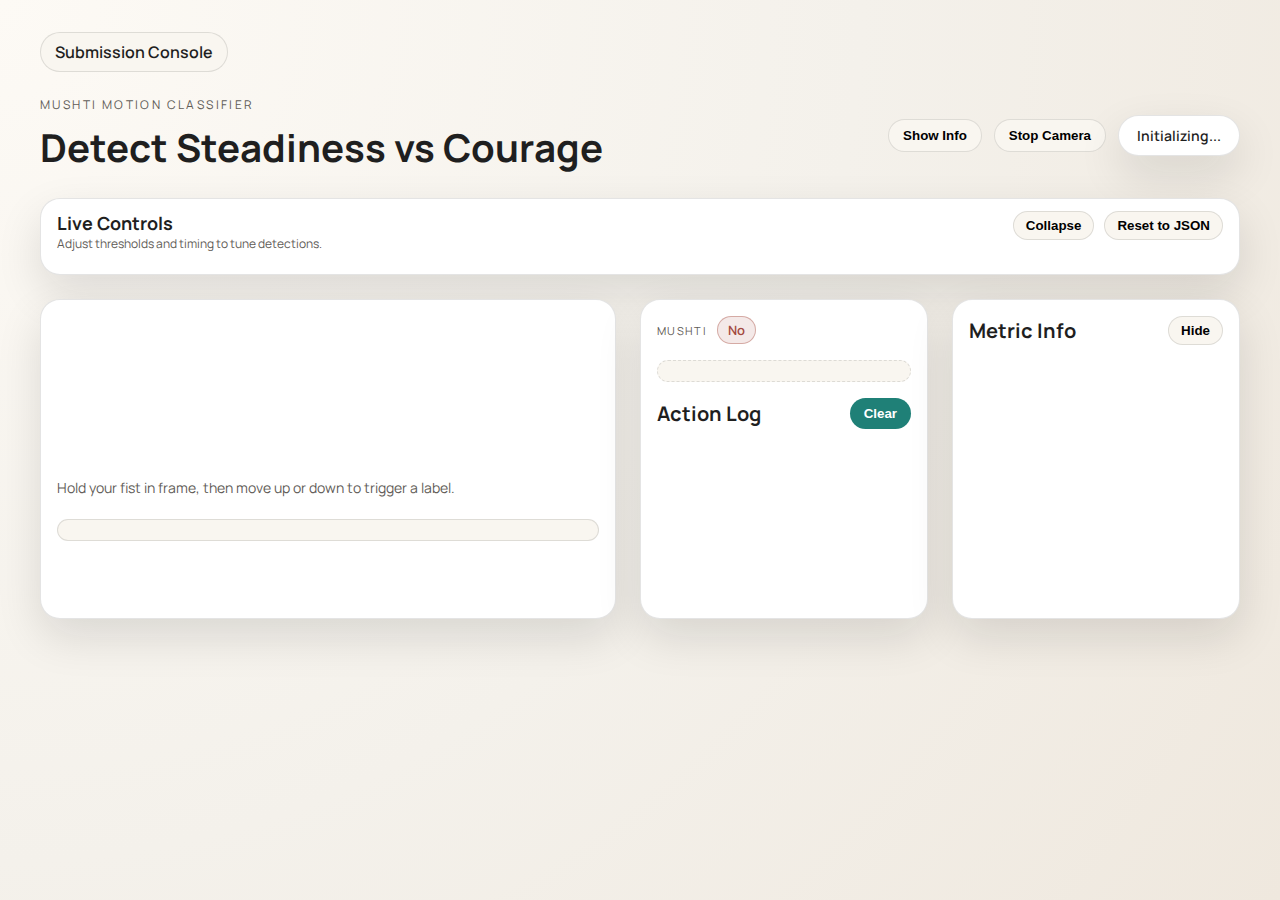
<file: mushti-classifier/index.html>
<!DOCTYPE html>
<html lang="en">
  <head>
    <meta charset="UTF-8" />
    <meta name="viewport" content="width=device-width, initial-scale=1.0" />
    <title>Mushti Motion Classifier</title>
    <link rel="preconnect" href="https://fonts.googleapis.com" />
    <link rel="preconnect" href="https://fonts.gstatic.com" crossorigin />
    <link
      href="https://fonts.googleapis.com/css2?family=Manrope:wght@400;600;700&display=swap"
      rel="stylesheet"
    />
    <link rel="stylesheet" href="style.css" />
  </head>
  <body>
    <main class="page">
      <a class="nav-link" href="submit-app.html">Submission Console</a>
      <header class="header">
        <div>
          <p class="eyebrow">Mushti Motion Classifier</p>
          <h1>Detect Steadiness vs Courage</h1>
        </div>
        <div class="header-actions">
          <button id="info-panel-show" type="button" aria-pressed="false">
            Show Info
          </button>
          <button id="camera-toggle" type="button" aria-pressed="true">
            Stop Camera
          </button>
          <div class="status" id="status">Initializing...</div>
        </div>
      </header>

      <section class="controls-card">
        <div class="controls-header">
          <div>
            <h2>Live Controls</h2>
            <p>Adjust thresholds and timing to tune detections.</p>
          </div>
          <div class="controls-actions">
            <span id="controls-saved" class="controls-saved">Saved</span>
            <button id="controls-toggle" type="button" aria-pressed="true">
              Collapse
            </button>
            <button id="controls-reset" type="button">Reset to JSON</button>
          </div>
        </div>
        <div id="controls" class="controls-grid"></div>
      </section>

      <section class="content">
        <div class="video-card">
          <div class="video-frame">
            <video id="webcam" autoplay playsinline></video>
            <canvas id="overlay"></canvas>
          </div>
          <div class="hint">
            Hold your fist in frame, then move up or down to trigger a label.
          </div>
          <div id="mushti-feedback" class="feedback"></div>
          <div id="grace-timer" class="grace-timer"></div>
        </div>

        <aside class="log-card">
          <div class="indicator-row">
            <div class="indicator">
              <span class="label">Mushti</span>
              <span id="mushti-indicator" class="pill no">No</span>
            </div>
          </div>
          <div id="mushti-metrics" class="metrics"></div>
          <div class="log-header">
            <h2>Action Log</h2>
            <button id="clear-log" type="button">Clear</button>
          </div>
          <div class="log-body" id="action-log"></div>
        </aside>

        <aside class="info-card">
          <div class="info-header">
            <h2>Metric Info</h2>
            <button id="info-panel-toggle" type="button" aria-pressed="true">
              Hide
            </button>
          </div>
          <div id="metrics-info" class="info-list"></div>
        </aside>
      </section>
    </main>

    <script type="module" src="app.js"></script>
  </body>
</html>
</file>
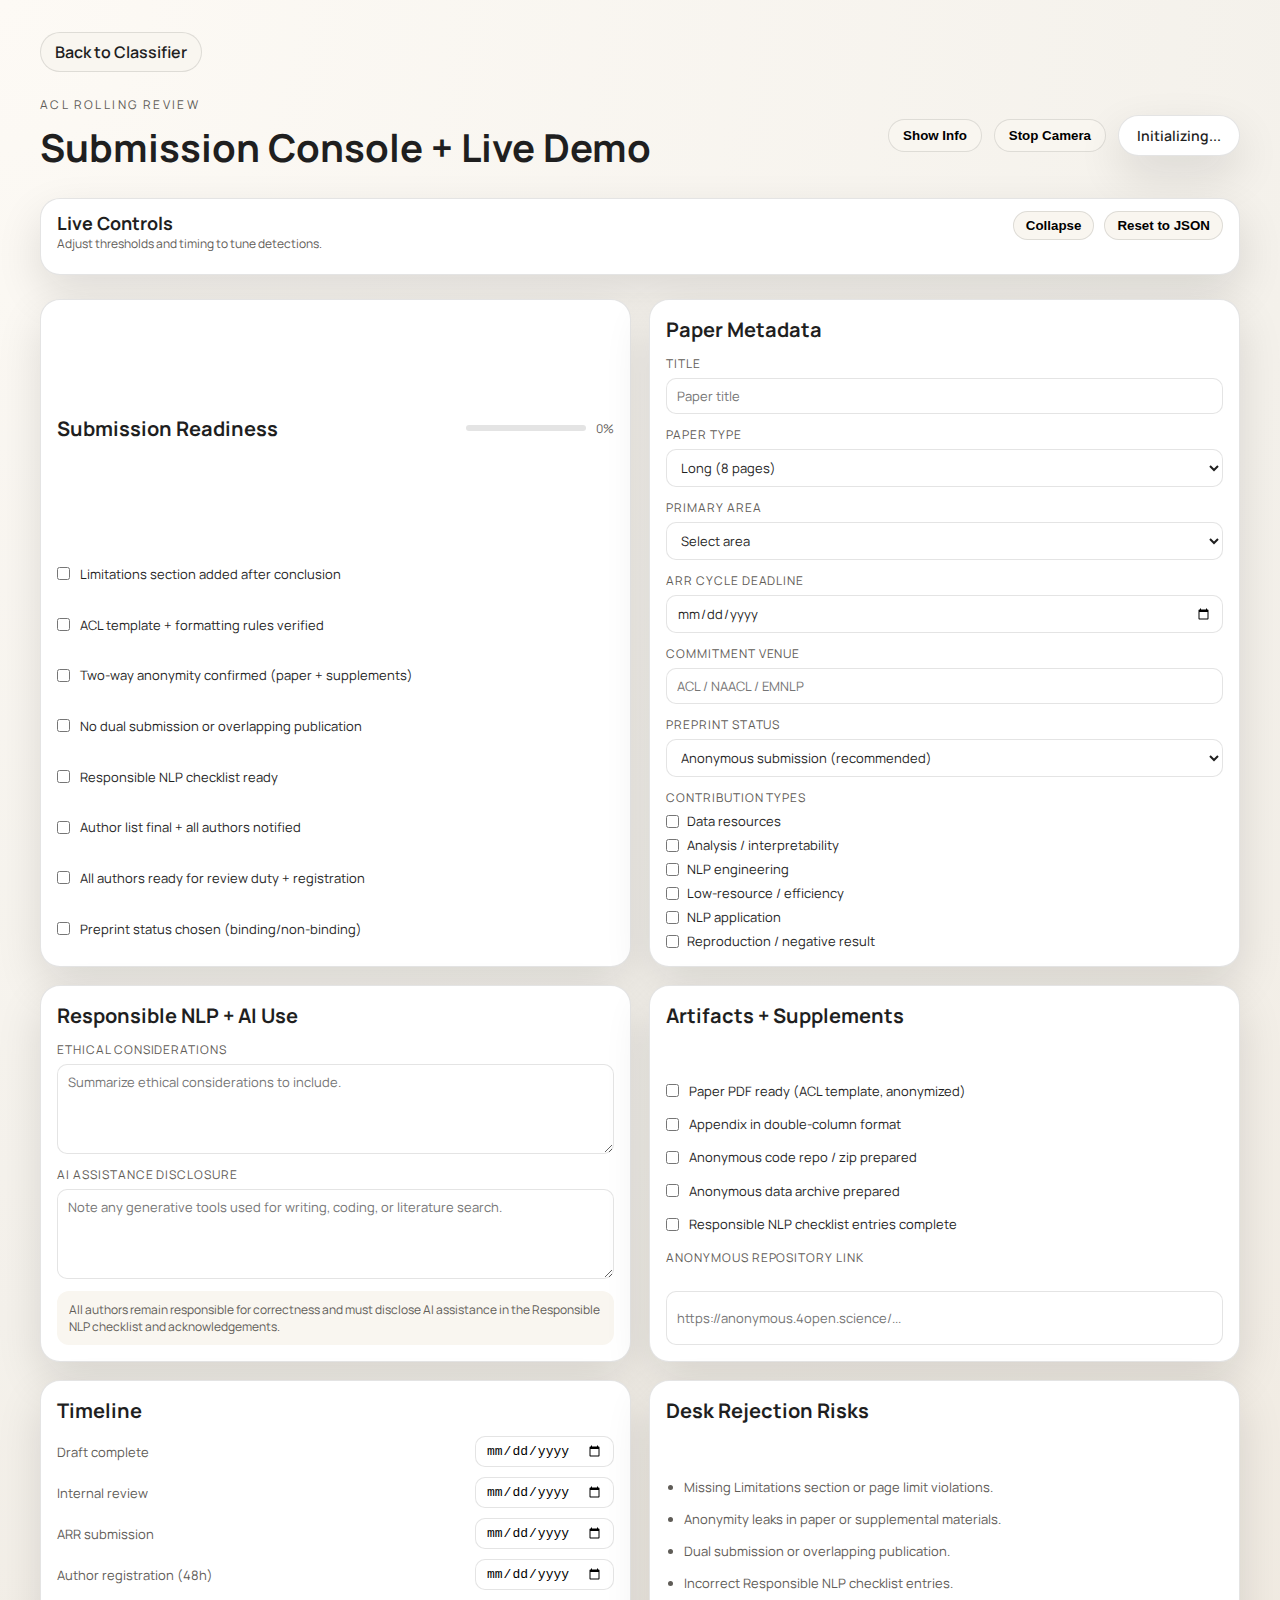
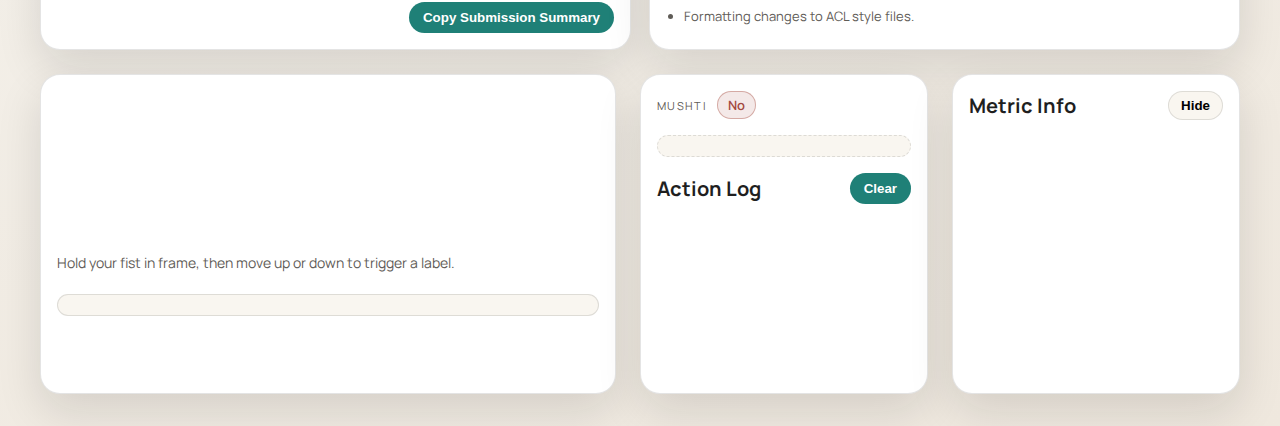
<file: mushti-classifier/submit-app.html>
<!DOCTYPE html>
<html lang="en">
  <head>
    <meta charset="UTF-8" />
    <meta name="viewport" content="width=device-width, initial-scale=1.0" />
    <title>ACL Submission Console</title>
    <link rel="preconnect" href="https://fonts.googleapis.com" />
    <link rel="preconnect" href="https://fonts.gstatic.com" crossorigin />
    <link
      href="https://fonts.googleapis.com/css2?family=Manrope:wght@400;600;700&display=swap"
      rel="stylesheet"
    />
    <link rel="stylesheet" href="style.css" />
  </head>
  <body>
    <main class="page">
      <a class="nav-link" href="index.html">Back to Classifier</a>
      <header class="header">
        <div>
          <p class="eyebrow">ACL Rolling Review</p>
          <h1>Submission Console + Live Demo</h1>
        </div>
        <div class="header-actions">
          <button id="info-panel-show" type="button" aria-pressed="false">
            Show Info
          </button>
          <button id="camera-toggle" type="button" aria-pressed="true">
            Stop Camera
          </button>
          <div class="status" id="status">Initializing...</div>
        </div>
      </header>

      <section class="controls-card">
        <div class="controls-header">
          <div>
            <h2>Live Controls</h2>
            <p>Adjust thresholds and timing to tune detections.</p>
          </div>
          <div class="controls-actions">
            <span id="controls-saved" class="controls-saved">Saved</span>
            <button id="controls-toggle" type="button" aria-pressed="true">
              Collapse
            </button>
            <button id="controls-reset" type="button">Reset to JSON</button>
          </div>
        </div>
        <div id="controls" class="controls-grid"></div>
      </section>

      <section class="submission-grid">
        <article class="submission-card">
          <div class="submission-header">
            <h2>Submission Readiness</h2>
            <div class="progress">
              <div class="progress-track">
                <div id="readiness-progress" class="progress-fill"></div>
              </div>
              <span id="readiness-label" class="progress-label">0%</span>
            </div>
          </div>
          <div class="checklist" data-section="readiness">
            <label class="checklist-item">
              <input type="checkbox" id="chk-limitations" />
              <span>Limitations section added after conclusion</span>
            </label>
            <label class="checklist-item">
              <input type="checkbox" id="chk-template" />
              <span>ACL template + formatting rules verified</span>
            </label>
            <label class="checklist-item">
              <input type="checkbox" id="chk-anonymity" />
              <span>Two-way anonymity confirmed (paper + supplements)</span>
            </label>
            <label class="checklist-item">
              <input type="checkbox" id="chk-dual" />
              <span>No dual submission or overlapping publication</span>
            </label>
            <label class="checklist-item">
              <input type="checkbox" id="chk-responsible" />
              <span>Responsible NLP checklist ready</span>
            </label>
            <label class="checklist-item">
              <input type="checkbox" id="chk-authors" />
              <span>Author list final + all authors notified</span>
            </label>
            <label class="checklist-item">
              <input type="checkbox" id="chk-review" />
              <span>All authors ready for review duty + registration</span>
            </label>
            <label class="checklist-item">
              <input type="checkbox" id="chk-preprint" />
              <span>Preprint status chosen (binding/non-binding)</span>
            </label>
          </div>
        </article>

        <article class="submission-card">
          <h2>Paper Metadata</h2>
          <div class="form-grid">
            <label class="form-field">
              <span>Title</span>
              <input id="meta-title" type="text" placeholder="Paper title" />
            </label>
            <label class="form-field">
              <span>Paper Type</span>
              <select id="meta-type">
                <option value="long">Long (8 pages)</option>
                <option value="short">Short (4 pages)</option>
              </select>
            </label>
            <label class="form-field">
              <span>Primary Area</span>
              <select id="meta-area">
                <option value="">Select area</option>
                <option>Human-centered NLP</option>
                <option>Multimodality</option>
                <option>Machine Learning for NLP</option>
                <option>Interpretability and Analysis of Models for NLP</option>
                <option>NLP Applications</option>
                <option>Resources and Evaluation</option>
                <option>Theme Track</option>
              </select>
            </label>
            <label class="form-field">
              <span>ARR Cycle Deadline</span>
              <input id="meta-deadline" type="date" />
            </label>
            <label class="form-field">
              <span>Commitment Venue</span>
              <input id="meta-venue" type="text" placeholder="ACL / NAACL / EMNLP" />
            </label>
            <label class="form-field">
              <span>Preprint Status</span>
              <select id="meta-preprint">
                <option value="anonymous">Anonymous submission (recommended)</option>
                <option value="nonbinding">Non-binding preprint allowed</option>
                <option value="binding">Binding non-preprint (no posting)</option>
              </select>
            </label>
          </div>
          <div class="tag-group">
            <span>Contribution Types</span>
            <label><input type="checkbox" id="contrib-resource" /> Data resources</label>
            <label><input type="checkbox" id="contrib-analysis" /> Analysis / interpretability</label>
            <label><input type="checkbox" id="contrib-engineering" /> NLP engineering</label>
            <label><input type="checkbox" id="contrib-lowresource" /> Low-resource / efficiency</label>
            <label><input type="checkbox" id="contrib-application" /> NLP application</label>
            <label><input type="checkbox" id="contrib-reproduction" /> Reproduction / negative result</label>
          </div>
        </article>

        <article class="submission-card">
          <h2>Responsible NLP + AI Use</h2>
          <div class="form-grid">
            <label class="form-field">
              <span>Ethical Considerations</span>
              <textarea
                id="meta-ethics"
                placeholder="Summarize ethical considerations to include."
              ></textarea>
            </label>
            <label class="form-field">
              <span>AI Assistance Disclosure</span>
              <textarea
                id="meta-ai"
                placeholder="Note any generative tools used for writing, coding, or literature search."
              ></textarea>
            </label>
          </div>
          <div class="callout">
            All authors remain responsible for correctness and must disclose AI assistance in the Responsible NLP checklist and acknowledgements.
          </div>
        </article>

        <article class="submission-card">
          <h2>Artifacts + Supplements</h2>
          <div class="checklist" data-section="artifacts">
            <label class="checklist-item">
              <input type="checkbox" id="art-paper" />
              <span>Paper PDF ready (ACL template, anonymized)</span>
            </label>
            <label class="checklist-item">
              <input type="checkbox" id="art-appendix" />
              <span>Appendix in double-column format</span>
            </label>
            <label class="checklist-item">
              <input type="checkbox" id="art-code" />
              <span>Anonymous code repo / zip prepared</span>
            </label>
            <label class="checklist-item">
              <input type="checkbox" id="art-data" />
              <span>Anonymous data archive prepared</span>
            </label>
            <label class="checklist-item">
              <input type="checkbox" id="art-checklist" />
              <span>Responsible NLP checklist entries complete</span>
            </label>
          </div>
          <label class="form-field">
            <span>Anonymous Repository Link</span>
            <input id="meta-repo" type="text" placeholder="https://anonymous.4open.science/..." />
          </label>
        </article>

        <article class="submission-card">
          <h2>Timeline</h2>
          <div class="timeline">
            <label>
              Draft complete
              <input id="timeline-draft" type="date" />
            </label>
            <label>
              Internal review
              <input id="timeline-review" type="date" />
            </label>
            <label>
              ARR submission
              <input id="timeline-submit" type="date" />
            </label>
            <label>
              Author registration (48h)
              <input id="timeline-register" type="date" />
            </label>
          </div>
          <div class="actions">
            <button id="copy-summary" type="button">Copy Submission Summary</button>
          </div>
        </article>

        <article class="submission-card">
          <h2>Desk Rejection Risks</h2>
          <ul class="risk-list">
            <li>Missing Limitations section or page limit violations.</li>
            <li>Anonymity leaks in paper or supplemental materials.</li>
            <li>Dual submission or overlapping publication.</li>
            <li>Incorrect Responsible NLP checklist entries.</li>
            <li>Formatting changes to ACL style files.</li>
          </ul>
        </article>
      </section>

      <section class="content">
        <div class="video-card">
          <div class="video-frame">
            <video id="webcam" autoplay playsinline></video>
            <canvas id="overlay"></canvas>
          </div>
          <div class="hint">
            Hold your fist in frame, then move up or down to trigger a label.
          </div>
          <div id="mushti-feedback" class="feedback"></div>
          <div id="grace-timer" class="grace-timer"></div>
        </div>

        <aside class="log-card">
          <div class="indicator-row">
            <div class="indicator">
              <span class="label">Mushti</span>
              <span id="mushti-indicator" class="pill no">No</span>
            </div>
          </div>
          <div id="mushti-metrics" class="metrics"></div>
          <div class="log-header">
            <h2>Action Log</h2>
            <button id="clear-log" type="button">Clear</button>
          </div>
          <div class="log-body" id="action-log"></div>
        </aside>

        <aside class="info-card">
          <div class="info-header">
            <h2>Metric Info</h2>
            <button id="info-panel-toggle" type="button" aria-pressed="true">
              Hide
            </button>
          </div>
          <div id="metrics-info" class="info-list"></div>
        </aside>
      </section>
    </main>

    <script type="module" src="app.js"></script>
    <script type="module" src="submit-app.js"></script>
  </body>
</html>
</file>
<file: mushti-classifier/style.css>
* {
  box-sizing: border-box;
  margin: 0;
  padding: 0;
}

:root {
  color-scheme: light;
  --bg: #f4f1eb;
  --bg-accent: #f9f6f0;
  --ink: #1f1f1f;
  --muted: #5f5c57;
  --card: #ffffff;
  --accent: #1f8077;
  --accent-2: #a44a3f;
  --border: rgba(31, 31, 31, 0.12);
  --shadow: 0 18px 45px rgba(20, 20, 20, 0.12);
}

body {
  font-family: "Manrope", sans-serif;
  background: radial-gradient(circle at top left, #fdfaf5 0%, #f4f1eb 55%, #efe8de 100%);
  color: var(--ink);
  min-height: 100vh;
  padding: 32px;
}

.page {
  max-width: 1200px;
  margin: 0 auto;
  display: flex;
  flex-direction: column;
  gap: 24px;
}

.nav-link {
  align-self: flex-start;
  text-decoration: none;
  color: var(--ink);
  border: 1px solid var(--border);
  background: var(--bg-accent);
  padding: 8px 14px;
  border-radius: 999px;
  font-weight: 600;
}

.nav-link:hover {
  background: #efe8de;
}

.header {
  display: flex;
  justify-content: space-between;
  align-items: center;
  gap: 24px;
}

.header-actions {
  display: inline-flex;
  align-items: center;
  gap: 12px;
}

.eyebrow {
  text-transform: uppercase;
  letter-spacing: 0.2em;
  font-size: 12px;
  color: var(--muted);
  margin-bottom: 8px;
}

h1 {
  font-size: clamp(28px, 3vw, 40px);
  font-weight: 700;
}

.status {
  padding: 10px 18px;
  background: var(--card);
  border-radius: 999px;
  border: 1px solid var(--border);
  box-shadow: var(--shadow);
  font-weight: 600;
  font-size: 14px;
}

#info-panel-show {
  border: 1px solid var(--border);
  background: var(--bg-accent);
  padding: 8px 14px;
  border-radius: 999px;
  font-weight: 600;
  cursor: pointer;
}

#info-panel-show:hover {
  background: #efe8de;
}

#info-panel-show.is-hidden {
  display: none;
}

#camera-toggle {
  border: 1px solid var(--border);
  background: var(--bg-accent);
  padding: 8px 14px;
  border-radius: 999px;
  font-weight: 600;
  cursor: pointer;
}

#camera-toggle:hover {
  background: #efe8de;
}

.controls-card {
  background: var(--card);
  border: 1px solid var(--border);
  border-radius: 20px;
  padding: 12px 16px;
  box-shadow: var(--shadow);
}

.controls-header {
  display: flex;
  align-items: baseline;
  justify-content: space-between;
  gap: 16px;
  margin-bottom: 10px;
}

.controls-header h2 {
  font-size: 18px;
}

.controls-header p {
  font-size: 12px;
  color: var(--muted);
}

.controls-header button {
  border: 1px solid var(--border);
  background: var(--bg-accent);
  padding: 6px 12px;
  border-radius: 999px;
  font-weight: 600;
  cursor: pointer;
}

.controls-header button:hover {
  background: #efe8de;
}

.controls-actions {
  display: inline-flex;
  align-items: center;
  gap: 10px;
}

.controls-saved {
  font-size: 11px;
  text-transform: uppercase;
  letter-spacing: 0.12em;
  color: var(--accent);
  opacity: 0;
  transition: opacity 0.2s ease;
}

.controls-saved.is-visible {
  opacity: 1;
}

.controls-grid {
  display: grid;
  grid-template-columns: repeat(4, minmax(0, 1fr));
  gap: 8px 12px;
}

.control {
  border: 1px solid var(--border);
  border-radius: 12px;
  padding: 6px 8px;
  background: var(--bg-accent);
  display: grid;
  gap: 6px;
}

.control label {
  font-size: 9px;
  text-transform: uppercase;
  letter-spacing: 0.1em;
  color: var(--muted);
  display: flex;
  justify-content: space-between;
  gap: 10px;
}

.control label span {
  font-weight: 700;
  color: var(--ink);
}

.control input[type="range"] {
  width: 100%;
  accent-color: var(--accent);
}

.controls-card.is-collapsed .controls-grid {
  display: none;
}

.submission-grid {
  display: grid;
  grid-template-columns: repeat(2, minmax(0, 1fr));
  gap: 18px;
}

.submission-card {
  background: var(--card);
  border: 1px solid var(--border);
  border-radius: 20px;
  padding: 16px;
  box-shadow: var(--shadow);
  display: grid;
  gap: 12px;
}

.submission-card h2 {
  font-size: 20px;
}

.submission-header {
  display: flex;
  align-items: center;
  justify-content: space-between;
  gap: 12px;
}

.progress {
  display: inline-flex;
  align-items: center;
  gap: 10px;
  font-size: 12px;
  color: var(--muted);
}

.progress-track {
  width: 120px;
  height: 6px;
  background: rgba(31, 31, 31, 0.12);
  border-radius: 999px;
  overflow: hidden;
}

.progress-fill {
  height: 100%;
  width: 0%;
  background: var(--accent);
  transition: width 0.2s ease;
}

.checklist {
  display: grid;
  gap: 8px;
}

.checklist-item {
  display: flex;
  align-items: center;
  gap: 10px;
  font-size: 13px;
}

.checklist-item input {
  accent-color: var(--accent);
}

.form-grid {
  display: grid;
  gap: 12px;
}

.form-field {
  display: grid;
  gap: 6px;
  font-size: 12px;
  color: var(--muted);
  text-transform: uppercase;
  letter-spacing: 0.08em;
}

.form-field input,
.form-field select,
.form-field textarea {
  border: 1px solid var(--border);
  border-radius: 10px;
  padding: 8px 10px;
  font-size: 13px;
  font-family: "Manrope", sans-serif;
  text-transform: none;
  letter-spacing: normal;
  color: var(--ink);
  background: #fff;
}

.form-field textarea {
  min-height: 90px;
  resize: vertical;
}

.tag-group {
  display: grid;
  gap: 6px;
  font-size: 12px;
  color: var(--muted);
  text-transform: uppercase;
  letter-spacing: 0.08em;
}

.tag-group label {
  text-transform: none;
  letter-spacing: normal;
  font-size: 13px;
  color: var(--ink);
  display: flex;
  align-items: center;
  gap: 8px;
}

.tag-group input {
  accent-color: var(--accent);
}

.callout {
  font-size: 12px;
  color: var(--muted);
  background: var(--bg-accent);
  border-radius: 12px;
  padding: 10px 12px;
}

.timeline {
  display: grid;
  gap: 10px;
  font-size: 13px;
  color: var(--muted);
}

.timeline label {
  display: flex;
  align-items: center;
  justify-content: space-between;
  gap: 12px;
}

.timeline input {
  border: 1px solid var(--border);
  border-radius: 10px;
  padding: 6px 10px;
  font-size: 13px;
}

.actions {
  display: flex;
  justify-content: flex-end;
}

.actions button {
  border: none;
  background: var(--accent);
  color: #fff;
  padding: 8px 14px;
  border-radius: 999px;
  cursor: pointer;
  font-weight: 600;
}

.actions button:hover {
  background: #17675f;
}

.risk-list {
  padding-left: 18px;
  color: var(--muted);
  font-size: 13px;
  display: grid;
  gap: 6px;
}

.content {
  display: grid;
  grid-template-columns: 2fr 1fr 1fr;
  gap: 24px;
}

.video-card,
.log-card,
.info-card {
  background: var(--card);
  border: 1px solid var(--border);
  border-radius: 20px;
  padding: 16px;
  box-shadow: var(--shadow);
  position: relative;
}

.video-card {
  display: flex;
  flex-direction: column;
  gap: 12px;
}

#overlay {
  position: absolute;
  inset: 0;
  width: 100%;
  height: 100%;
  pointer-events: none;
}

.video-frame {
  position: relative;
  border-radius: 14px;
  overflow: hidden;
}

#webcam {
  width: 100%;
  display: block;
}

.hint {
  font-size: 14px;
  color: var(--muted);
}

.log-card {
  display: flex;
  flex-direction: column;
  min-height: 320px;
}

.indicator-row {
  display: flex;
  justify-content: space-between;
  gap: 12px;
  margin-bottom: 16px;
}

.metrics {
  display: flex;
  flex-direction: column;
  gap: 6px;
  padding: 10px 12px;
  border-radius: 12px;
  border: 1px dashed var(--border);
  background: var(--bg-accent);
  font-size: 12px;
  color: var(--muted);
  margin-bottom: 16px;
}

.feedback {
  border: 1px solid var(--border);
  border-radius: 12px;
  padding: 10px 12px;
  background: var(--bg-accent);
  font-size: 13px;
  color: var(--ink);
  margin-top: 10px;
  display: grid;
  gap: 6px;
}

.feedback ul {
  padding-left: 16px;
  color: var(--muted);
  display: grid;
  gap: 4px;
}

.feedback li {
  list-style: disc;
}

.feedback li.is-met {
  color: #2f5f3d;
  font-weight: 600;
}

.feedback li.is-close {
  color: #b7860b;
  font-weight: 600;
}

.feedback-split {
  display: grid;
  grid-template-columns: repeat(2, minmax(0, 1fr));
  gap: 12px;
}

.feedback-split strong {
  display: block;
  font-size: 12px;
  text-transform: uppercase;
  letter-spacing: 0.1em;
  color: var(--muted);
  margin-bottom: 6px;
}

.grace-timer {
  font-size: 12px;
  color: var(--muted);
  margin-top: 6px;
}

.metrics .metric {
  display: flex;
  justify-content: space-between;
  gap: 12px;
  font-family: "Courier New", monospace;
}

.indicator {
  display: flex;
  align-items: center;
  gap: 10px;
  font-size: 13px;
  color: var(--muted);
}

.indicator .label {
  text-transform: uppercase;
  letter-spacing: 0.12em;
  font-size: 11px;
}

.pill {
  background: var(--bg-accent);
  border: 1px solid var(--border);
  border-radius: 999px;
  padding: 4px 10px;
  font-weight: 600;
  color: var(--ink);
}

.pill.yes {
  background: rgba(31, 128, 119, 0.12);
  border-color: rgba(31, 128, 119, 0.4);
  color: var(--accent);
}

.pill.no {
  background: rgba(164, 74, 63, 0.12);
  border-color: rgba(164, 74, 63, 0.4);
  color: var(--accent-2);
}

.log-header {
  display: flex;
  justify-content: space-between;
  align-items: center;
  margin-bottom: 16px;
}

.log-header h2 {
  font-size: 20px;
}

#clear-log {
  background: var(--accent);
  color: #fff;
  border: none;
  padding: 8px 14px;
  border-radius: 999px;
  cursor: pointer;
  font-weight: 600;
}

#clear-log:hover {
  background: #17675f;
}

.log-body {
  display: flex;
  flex-direction: column;
  gap: 10px;
  overflow-y: auto;
}

.log-entry {
  padding: 10px 12px;
  border-radius: 12px;
  font-family: "Courier New", monospace;
  font-size: 14px;
  border: 1px solid var(--border);
  background: var(--bg-accent);
}

.log-entry.steadiness {
  border-left: 4px solid var(--accent);
}

.log-entry.courage {
  border-left: 4px solid var(--accent-2);
}

.info-card {
  display: flex;
  flex-direction: column;
  gap: 14px;
}

.info-header {
  display: flex;
  align-items: center;
  justify-content: space-between;
  gap: 12px;
}

.info-card h2 {
  font-size: 20px;
}

.info-header button {
  border: 1px solid var(--border);
  background: var(--bg-accent);
  padding: 6px 12px;
  border-radius: 999px;
  font-weight: 600;
  cursor: pointer;
}

.info-header button:hover {
  background: #efe8de;
}

.info-list {
  display: grid;
  gap: 10px;
}

.info-item {
  padding: 10px 12px;
  border-radius: 12px;
  border: 1px solid var(--border);
  background: var(--bg-accent);
}

.info-item-header {
  display: flex;
  align-items: center;
  justify-content: space-between;
  gap: 10px;
  margin-bottom: 6px;
}

.info-item h3 {
  font-size: 13px;
  text-transform: uppercase;
  letter-spacing: 0.08em;
  color: var(--muted);
}

.info-item p {
  font-size: 13px;
  line-height: 1.4;
  color: var(--ink);
}

.info-item-toggle {
  border: 1px solid var(--border);
  background: #f5f1ec;
  border-radius: 999px;
  padding: 4px 10px;
  font-size: 11px;
  font-weight: 600;
  text-transform: uppercase;
  letter-spacing: 0.06em;
  display: inline-flex;
  align-items: center;
  gap: 6px;
  cursor: pointer;
}

.info-item-toggle .toggle-dot {
  width: 8px;
  height: 8px;
  border-radius: 999px;
  background: #c84b4b;
  box-shadow: 0 0 0 2px rgba(200, 75, 75, 0.15);
}

.info-item-toggle[data-state="on"] .toggle-dot {
  background: #2f9c5a;
  box-shadow: 0 0 0 2px rgba(47, 156, 90, 0.15);
}

.info-item.is-off {
  opacity: 0.6;
}

.info-item.is-off p {
  display: none;
}

.content.info-hidden {
  grid-template-columns: 2fr 1fr;
}

.info-card.is-hidden {
  display: none;
}

@media (max-width: 900px) {
  body {
    padding: 20px;
  }

  .header {
    flex-direction: column;
    align-items: flex-start;
  }

  .content {
    grid-template-columns: 1fr;
  }

  .controls-grid {
    grid-template-columns: repeat(2, minmax(0, 1fr));
  }

  .submission-grid {
    grid-template-columns: 1fr;
  }

  #overlay {
    inset: 16px;
  }
}
</file>
